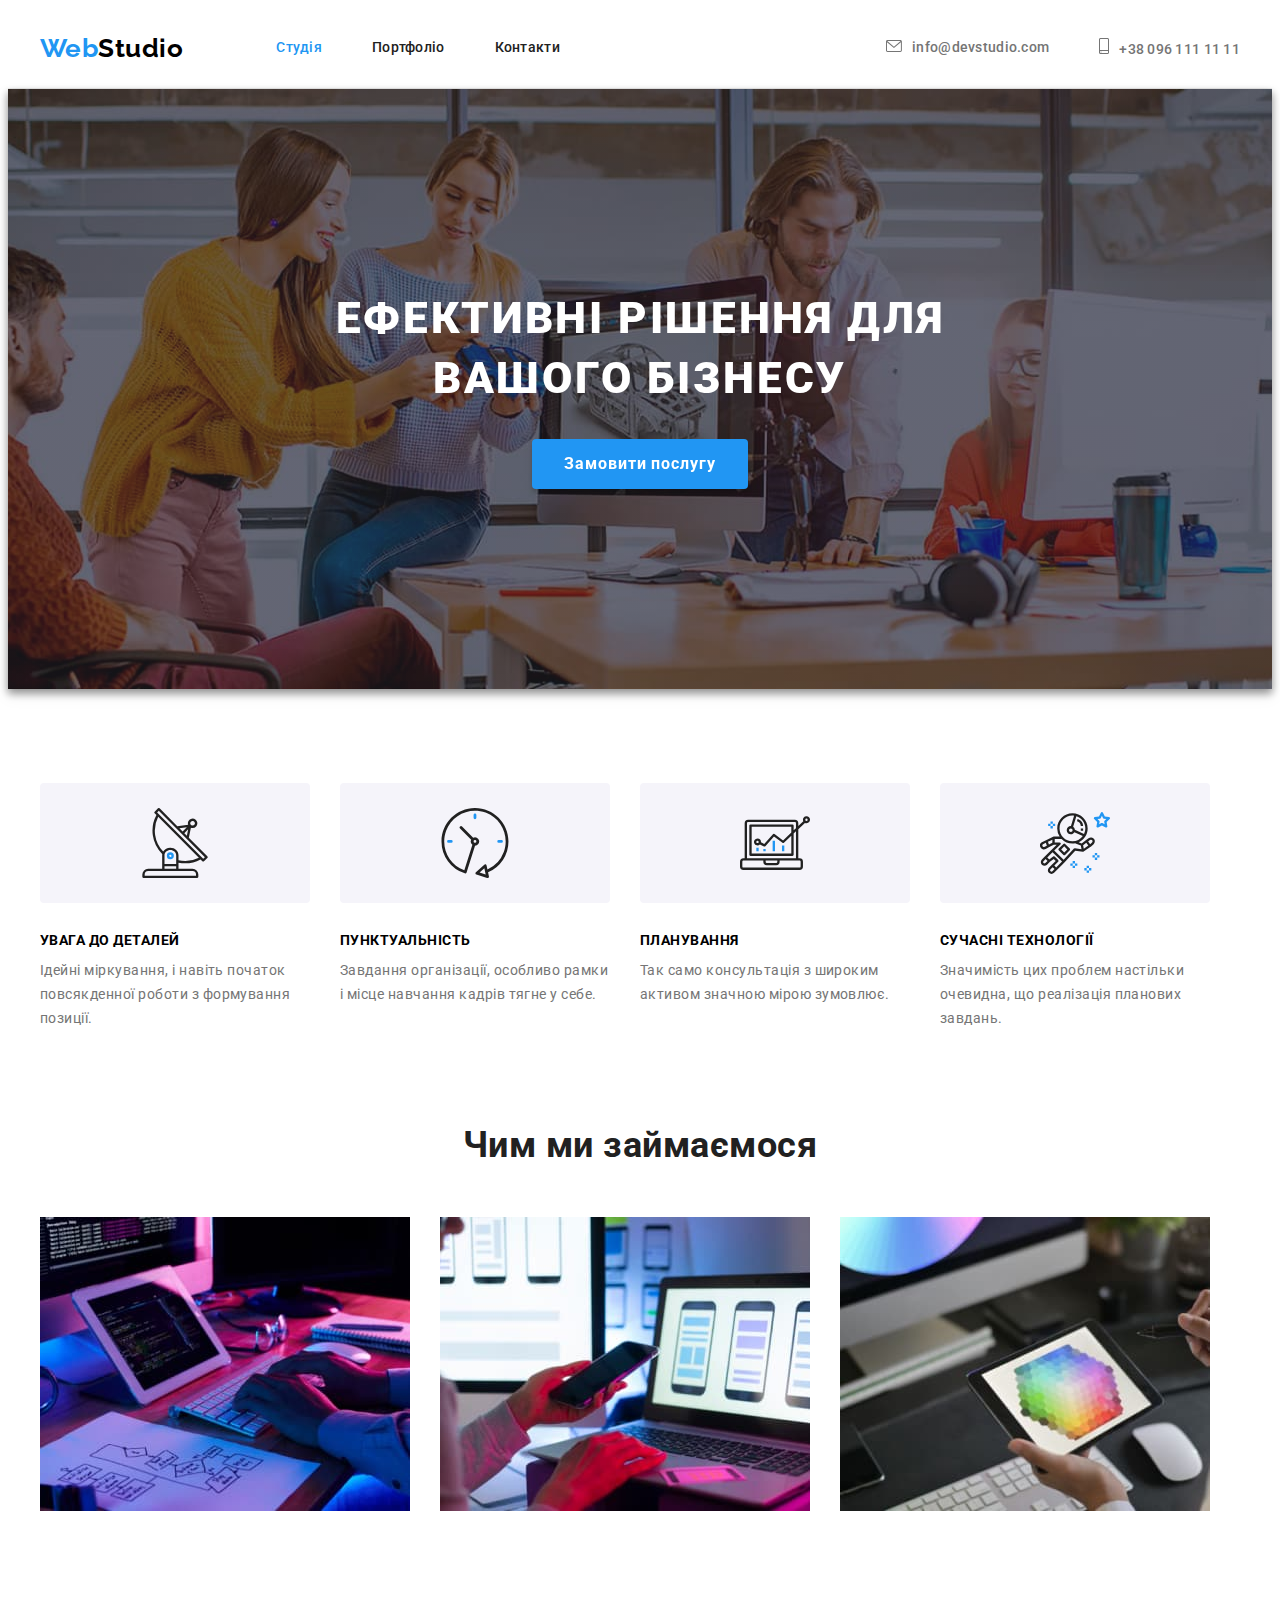
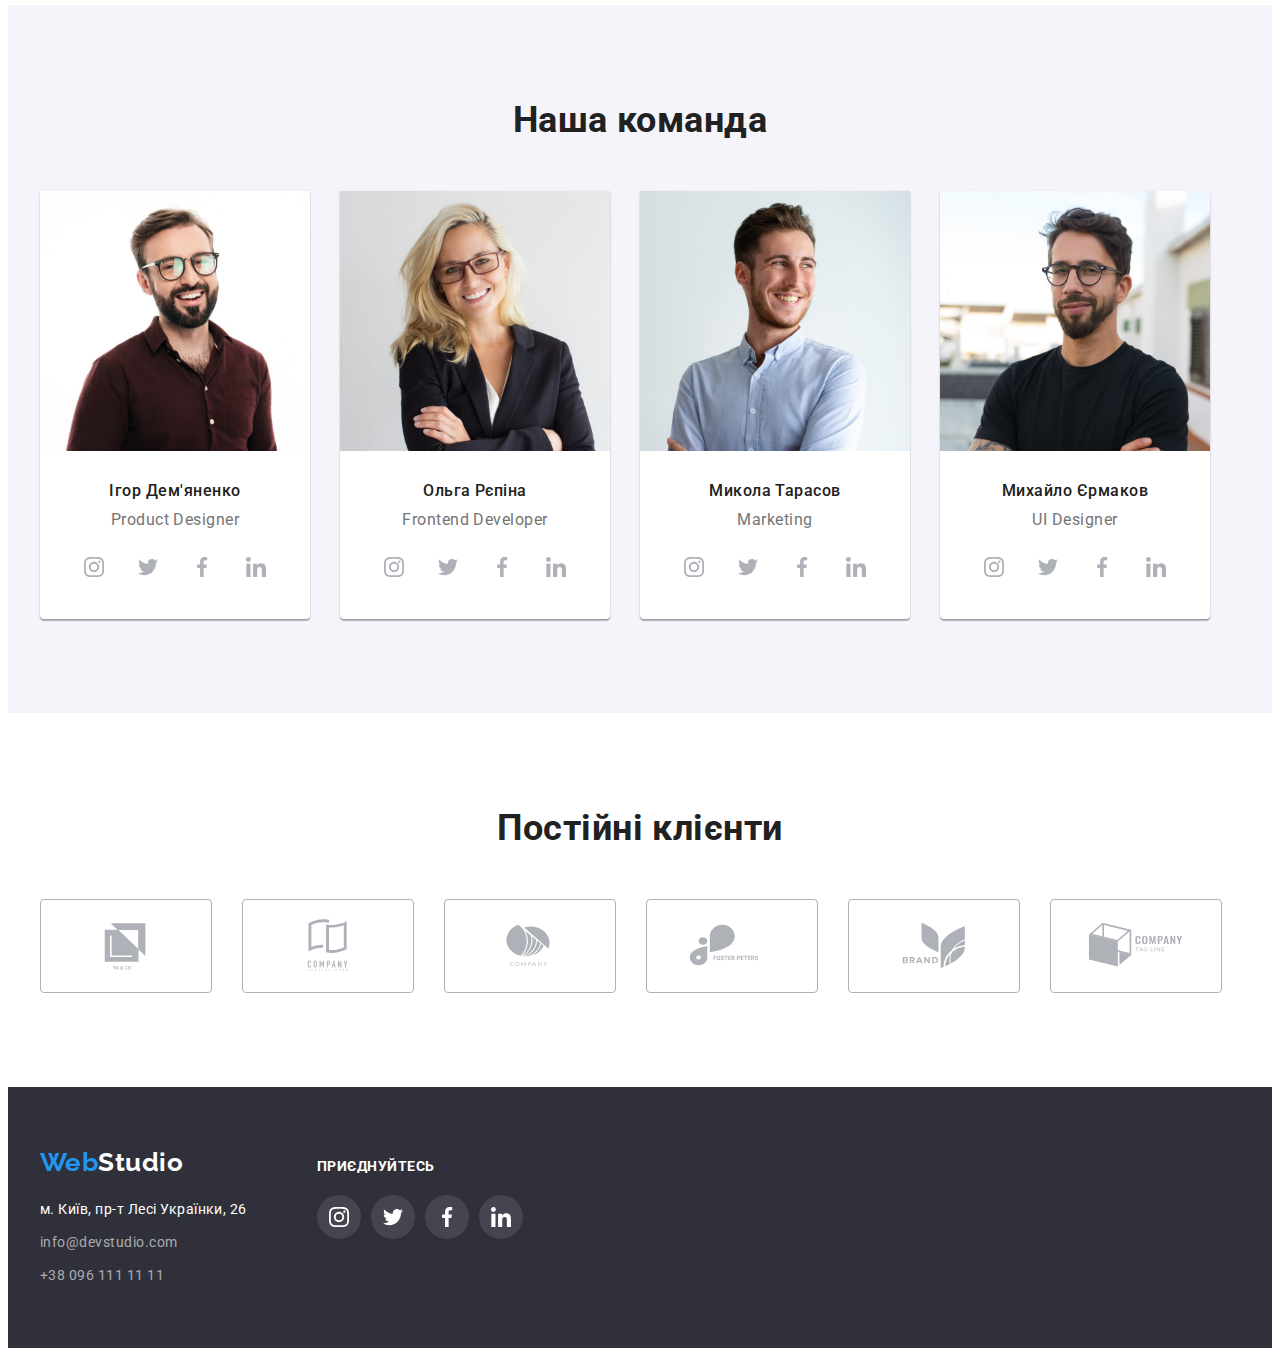
<file: index.html>
<!DOCTYPE html>
<html lang="uk">
  <head>
    <meta charset="UTF-8" />
    <meta http-equiv="X-UA-Compatible" content="IE=edge" />
    <meta name="viewport" content="width=device-width, initial-scale=1.0" />
    <title>Document</title>
    <link rel="preconnect" href="https://fonts.googleapis.com" />
    <link rel="preconnect" href="https://fonts.gstatic.com" crossorigin />
    <link
      href="https://fonts.googleapis.com/css2?family=Raleway:wght@700&family=Roboto:wght@400;500;700;900&display=swap"
      rel="stylesheet"
    />
    <link
      rel="stylesheet"
      href="https://cdnjs.cloudflare.com/ajax/libs/modern-normalize/1.1.0/modern-normalize.min.css"
      integrity="sha512-wpPYUAdjBVSE4KJnH1VR1HeZfpl1ub8YT/NKx4PuQ5NmX2tKuGu6U/JRp5y+Y8XG2tV+wKQpNHVUX03MfMFn9Q=="
      crossorigin="anonymous"
      referrerpolicy="no-referrer"
    />
    <link rel="stylesheet" href="./css/styles.css" />
  </head>
  <body>
    <!--Шапка сайту-->

    <header class="header">
      <div class="main-nav container">
        <nav class="nav">
          <a href="./index.html" class="logo link">
            Web<span class="logo-header">Studio</span>
          </a>

          <ul class="site-nav list">
            <li class="item">
              <a href="./index.html" class="link current">Студія</a>
            </li>
            <li class="item">
              <a href="./portfolio.html" class="link">Портфоліо</a>
            </li>
            <li class="item"><a href="" class="link">Контакти</a></li>
          </ul>
        </nav>
        <ul class="contacts list">
          <li class="header-mail item">
            <a href="mailto:info@devstudio.com" class="link"
              ><svg class="mail-icon" width="16" height="12">
                <use href="./images/icons.svg#icon-envelope"></use></svg
              >info@devstudio.com</a
            >
          </li>
          <li class="header-tel item">
            <a href="tel:+380961111111" class="link"
              ><svg class="phone-icon" width="10" height="16">
                <use href="./images/icons.svg#icon-smartphone"></use></svg
              >+38 096 111 11 11</a
            >
          </li>
        </ul>
      </div>
    </header>

    <main>
      <!--Герой-->
      <div>
        <section class="hero">
          <h1 class="hero-title">Ефективні рішення для вашого бізнесу</h1>
          <button type="button" class="hero-btn btn">Замовити послугу</button>
        </section>
      </div>

      <!--Особливості-->

      <section class="section features">
        <div class="container">
          <h2 class="section-title visually-hidden">Особливості</h2>
          <ul class="features-list list">
            <li class="features-item">
              <div class="features-pic">
                <svg class="features-icon" width="70" height="70">
                  <use href="./images/icons.svg#icon-antenna"></use>
                </svg>
              </div>
              <h3 class="features-title">Увага до деталей</h3>
              <p class="features-desc">
                Ідейні міркування, і навіть початок повсякденної роботи з
                формування позиції.
              </p>
            </li>
            <li class="features-item">
              <div class="features-pic">
                <svg class="features-icon" width="70" height="70">
                  <use href="./images/icons.svg#icon-clock"></use>
                </svg>
              </div>
              <h3 class="features-title">Пунктуальність</h3>
              <p class="features-desc">
                Завдання організації, особливо рамки і місце навчання кадрів
                тягне у себе.
              </p>
            </li>
            <li class="features-item">
              <div class="features-pic">
                <svg class="features-icon" width="70" height="70">
                  <use href="./images/icons.svg#icon-diagram"></use>
                </svg>
              </div>
              <h3 class="features-title">Планування</h3>
              <p class="features-desc">
                Так само консультація з широким активом значною мірою зумовлює.
              </p>
            </li>
            <li class="features-item">
              <div class="features-pic">
                <svg class="features-icon" width="70" height="70">
                  <use href="./images/icons.svg#icon-astronaut"></use>
                </svg>
              </div>
              <h3 class="features-title">Сучасні технології</h3>
              <p class="features-desc">
                Значимість цих проблем настільки очевидна, що реалізація
                планових завдань.
              </p>
            </li>
          </ul>
        </div>
      </section>

      <!--Чим ми займаємось-->

      <section class="work section">
        <div class="container">
          <h2 class="section-title">Чим ми займаємося</h2>
          <ul class="work-list list">
            <li class="work-item">
              <a href="" class="work-link"
                ><img
                  src="./images/box1.jpg"
                  alt="ПК"
                  width="370"
                  height="294"
                  class="work-img"
                />
              </a>
            </li>
            <li class="work-item">
              <a href="" class="work-link"
                ><img
                  src="./images/box2.jpg"
                  alt="Смартфон і ПК"
                  width="370"
                  height="294"
                  class="work-img"
                />
              </a>
            </li>
            <li class="work-item">
              <a href="" class="work-link"
                ><img
                  src="./images/box3.jpg"
                  alt="Палітра кольорів на планшеті"
                  width="370"
                  height="294"
                  class="work-img"
                />
              </a>
            </li>
          </ul>
        </div>
      </section>

      <!--Наша команда-->

      <section class="section team">
        <div class="container">
          <h2 class="section-title">Наша команда</h2>
          <ul class="team-list list">
            <li class="team-card">
              <img
                src="./images/teamcard1.jpg"
                alt="Портрет Ігора Дем'яненка"
                width="270"
                height="260"
                class="team-img"
              />
              <div class="team-card-desc">
                <h3 class="team-title">Ігор Дем'яненко</h3>
                <p lang="en" class="team-profession">Product Designer</p>
                <ul class="list socials">
                  <li class="socials-item">
                    <a
                      class="socials-link"
                      href="https://instagram.com"
                      aria-label="Instagram icon"
                      target="_blank"
                      rel="noopener norefferer"
                    >
                      <svg class="socials-icon" width="20" height="20">
                        <use
                          href="./images/icons.svg#icon-instagram"
                        ></use></svg
                    ></a>
                  </li>
                  <li class="socials-item">
                    <a
                      class="socials-link"
                      href="https://twitter.com"
                      aria-label="Twitter icon"
                      target="_blank"
                      rel="noopener norefferer"
                      ><svg class="socials-icon" width="20" height="20">
                        <use href="./images/icons.svg#icon-twitter"></use></svg
                    ></a>
                  </li>
                  <li class="socials-item">
                    <a
                      class="socials-link"
                      href="https://facebook.com"
                      aria-label="Facebook icon"
                      target="_blank"
                      rel="noopener norefferer"
                      ><svg class="socials-icon" width="20" height="20">
                        <use href="./images/icons.svg#icon-facebook"></use></svg
                    ></a>
                  </li>
                  <li class="socials-item">
                    <a
                      class="socials-link"
                      href="https://linkedin.com"
                      aria-label="Linkedin icon"
                      target="_blank"
                      rel="noopener norefferer"
                      ><svg class="socials-icon" width="20" height="20">
                        <use href="./images/icons.svg#icon-linkedin"></use></svg
                    ></a>
                  </li>
                </ul>
              </div>
            </li>
            <li class="team-card">
              <img
                src="./images/teamcard2.jpg"
                alt="Портрет Ольги Рєпіної"
                width="270"
                height="260"
                class="team-img"
              />
              <div class="team-card-desc">
                <h3 class="team-title">Ольга Рєпіна</h3>
                <p lang="en" class="team-profession">Frontend Developer</p>
                <ul class="list socials">
                  <li class="socials-item">
                    <a
                      class="socials-link"
                      href="https://instagram.com"
                      aria-label="Instagram icon"
                      target="_blank"
                      rel="noopener norefferer"
                    >
                      <svg class="socials-icon" width="20" height="20">
                        <use
                          href="./images/icons.svg#icon-instagram"
                        ></use></svg
                    ></a>
                  </li>
                  <li class="socials-item">
                    <a
                      class="socials-link"
                      href="https://twitter.com"
                      aria-label="Twitter icon"
                      target="_blank"
                      rel="noopener norefferer"
                      ><svg class="socials-icon" width="20" height="20">
                        <use href="./images/icons.svg#icon-twitter"></use></svg
                    ></a>
                  </li>
                  <li class="socials-item">
                    <a
                      class="socials-link"
                      href="https://facebook.com"
                      aria-label="Facebook icon"
                      target="_blank"
                      rel="noopener norefferer"
                      ><svg class="socials-icon" width="20" height="20">
                        <use href="./images/icons.svg#icon-facebook"></use></svg
                    ></a>
                  </li>
                  <li class="socials-item">
                    <a
                      class="socials-link"
                      href="https://linkedin.com"
                      aria-label="Linkedin icon"
                      target="_blank"
                      rel="noopener norefferer"
                      ><svg class="socials-icon" width="20" height="20">
                        <use href="./images/icons.svg#icon-linkedin"></use></svg
                    ></a>
                  </li>
                </ul>
              </div>
            </li>
            <li class="team-card">
              <img
                src="./images/teamcard3.jpg"
                alt="Портрет Миколи Тарасова"
                width="270"
                height="260"
                class="team-img"
              />
              <div class="team-card-desc">
                <h3 class="team-title">Микола Тарасов</h3>
                <p lang="en" class="team-profession">Marketing</p>
                <ul class="list socials">
                  <li class="socials-item">
                    <a
                      class="socials-link"
                      href="https://instagram.com"
                      aria-label="Instagram icon"
                      target="_blank"
                      rel="noopener norefferer"
                    >
                      <svg class="socials-icon" width="20" height="20">
                        <use
                          href="./images/icons.svg#icon-instagram"
                        ></use></svg
                    ></a>
                  </li>
                  <li class="socials-item">
                    <a
                      class="socials-link"
                      href="https://twitter.com"
                      aria-label="Twitter icon"
                      target="_blank"
                      rel="noopener norefferer"
                      ><svg class="socials-icon" width="20" height="20">
                        <use href="./images/icons.svg#icon-twitter"></use></svg
                    ></a>
                  </li>
                  <li class="socials-item">
                    <a
                      class="socials-link"
                      href="https://facebook.com"
                      aria-label="Facebook icon"
                      target="_blank"
                      rel="noopener norefferer"
                      ><svg class="socials-icon" width="20" height="20">
                        <use href="./images/icons.svg#icon-facebook"></use></svg
                    ></a>
                  </li>
                  <li class="socials-item">
                    <a
                      class="socials-link"
                      href="https://linkedin.com"
                      aria-label="Linkedin icon"
                      target="_blank"
                      rel="noopener norefferer"
                      ><svg class="socials-icon" width="20" height="20">
                        <use href="./images/icons.svg#icon-linkedin"></use></svg
                    ></a>
                  </li>
                </ul>
              </div>
            </li>
            <li class="team-card">
              <img
                src="./images/teamcard4.jpg"
                alt="Портрет Михайла Єрмакова"
                width="270"
                height="260"
                class="team-img"
              />
              <div class="team-card-desc">
                <h3 class="team-title">Михайло Єрмаков</h3>
                <p lang="en" class="team-profession">UI Designer</p>
                <ul class="list socials">
                  <li class="socials-item">
                    <a
                      class="socials-link"
                      href="https://instagram.com"
                      aria-label="Instagram icon"
                      target="_blank"
                      rel="noopener norefferer"
                    >
                      <svg class="socials-icon" width="20" height="20">
                        <use
                          href="./images/icons.svg#icon-instagram"
                        ></use></svg
                    ></a>
                  </li>
                  <li class="socials-item">
                    <a
                      class="socials-link"
                      href="https://twitter.com"
                      aria-label="Twitter icon"
                      target="_blank"
                      rel="noopener norefferer"
                      ><svg class="socials-icon" width="20" height="20">
                        <use href="./images/icons.svg#icon-twitter"></use></svg
                    ></a>
                  </li>
                  <li class="socials-item">
                    <a
                      class="socials-link"
                      href="https://facebook.com"
                      aria-label="Facebook icon"
                      target="_blank"
                      rel="noopener norefferer"
                      ><svg class="socials-icon" width="20" height="20">
                        <use href="./images/icons.svg#icon-facebook"></use></svg
                    ></a>
                  </li>
                  <li class="socials-item">
                    <a
                      class="socials-link"
                      href="https://linkedin.com"
                      aria-label="Linkedin icon"
                      target="_blank"
                      rel="noopener norefferer"
                      ><svg class="socials-icon" width="20" height="20">
                        <use href="./images/icons.svg#icon-linkedin"></use></svg
                    ></a>
                  </li>
                </ul>
              </div>
            </li>
          </ul>
        </div>
      </section>
    </main>

    <!--Постійні клієнти-->

    <section class="section clients">
      <div class="container">
        <h2 class="section-title">Постійні клієнти</h2>
        <ul class="clients-list list">
          <li class="client-item">
            <a class="client-link link" href=""
              ><svg class="client-icon" width="106" height="60">
                <use href="./images/icons.svg#icon-client1"></use></svg
            ></a>
          </li>
          <li class="client-item">
            <a class="client-link link" href=""
              ><svg class="client-icon" width="106" height="60">
                <use href="./images/icons.svg#icon-client2"></use></svg
            ></a>
          </li>
          <li class="client-item">
            <a class="client-link link" href=""
              ><svg class="client-icon" width="106" height="60">
                <use href="./images/icons.svg#icon-client3"></use></svg
            ></a>
          </li>
          <li class="client-item">
            <a class="client-link link" href=""
              ><svg class="client-icon" width="106" height="60">
                <use href="./images/icons.svg#icon-client4"></use></svg
            ></a>
          </li>
          <li class="client-item">
            <a class="client-link link" href=""
              ><svg class="client-icon" width="106" height="60">
                <use href="./images/icons.svg#icon-client5"></use></svg
            ></a>
          </li>
          <li class="client-item">
            <a class="client-link link" href=""
              ><svg class="client-icon" width="106" height="60">
                <use href="./images/icons.svg#icon-client6"></use></svg
            ></a>
          </li>
        </ul>
      </div>
    </section>

    <!--Підвал-->

    <footer class="footer">
      <div class="container footer-container">
        <div class="content1">
          <a href="./index.html" class="logo link"
            >Web<span class="logo-footer">Studio</span>
          </a>
          <address class="footer-address">
            <ul class="list">
              <li class="footer-item">
                <a
                  href="https://goo.gl/maps/9gDY7bxWmbWzGsTu6"
                  class="footer-post link"
                  >м. Київ, пр-т Лесі Українки, 26</a
                ><br />
              </li>

              <li class="footer-item">
                <a href="mailto:info@devstudio.com" class="footer-contact link"
                  >info@devstudio.com</a
                ><br />
              </li>

              <li class="footer-item">
                <a href="tel:+380961111111" class="footer-contact link"
                  >+38 096 111 11 11</a
                >
              </li>
            </ul>
          </address>
        </div>
        <div class="content2">
          <p class="text">Приєднуйтесь</p>
          <ul class="list socials">
            <li class="socials-item">
              <a
                class="socials-link"
                href="https://instagram.com"
                aria-label="Instagram icon"
                target="_blank"
                rel="noopener norefferer"
              >
                <svg class="socials-icon" width="20" height="20">
                  <use href="./images/icons.svg#icon-instagram"></use></svg
              ></a>
            </li>
            <li class="socials-item">
              <a
                class="socials-link"
                href="https://twitter.com"
                aria-label="Twitter icon"
                target="_blank"
                rel="noopener norefferer"
                ><svg class="socials-icon" width="20" height="20">
                  <use href="./images/icons.svg#icon-twitter"></use></svg
              ></a>
            </li>
            <li class="socials-item">
              <a
                class="socials-link"
                href="https://facebook.com"
                aria-label="Facebook icon"
                target="_blank"
                rel="noopener norefferer"
                ><svg class="socials-icon" width="20" height="20">
                  <use href="./images/icons.svg#icon-facebook"></use></svg
              ></a>
            </li>
            <li class="socials-item">
              <a
                class="socials-link"
                href="https://linkedin.com"
                aria-label="Linkedin icon"
                target="_blank"
                rel="noopener norefferer"
                ><svg class="socials-icon" width="20" height="20">
                  <use href="./images/icons.svg#icon-linkedin"></use></svg
              ></a>
            </li>
          </ul>
        </div>
      </div>
    </footer>
  </body>
</html>
</file>
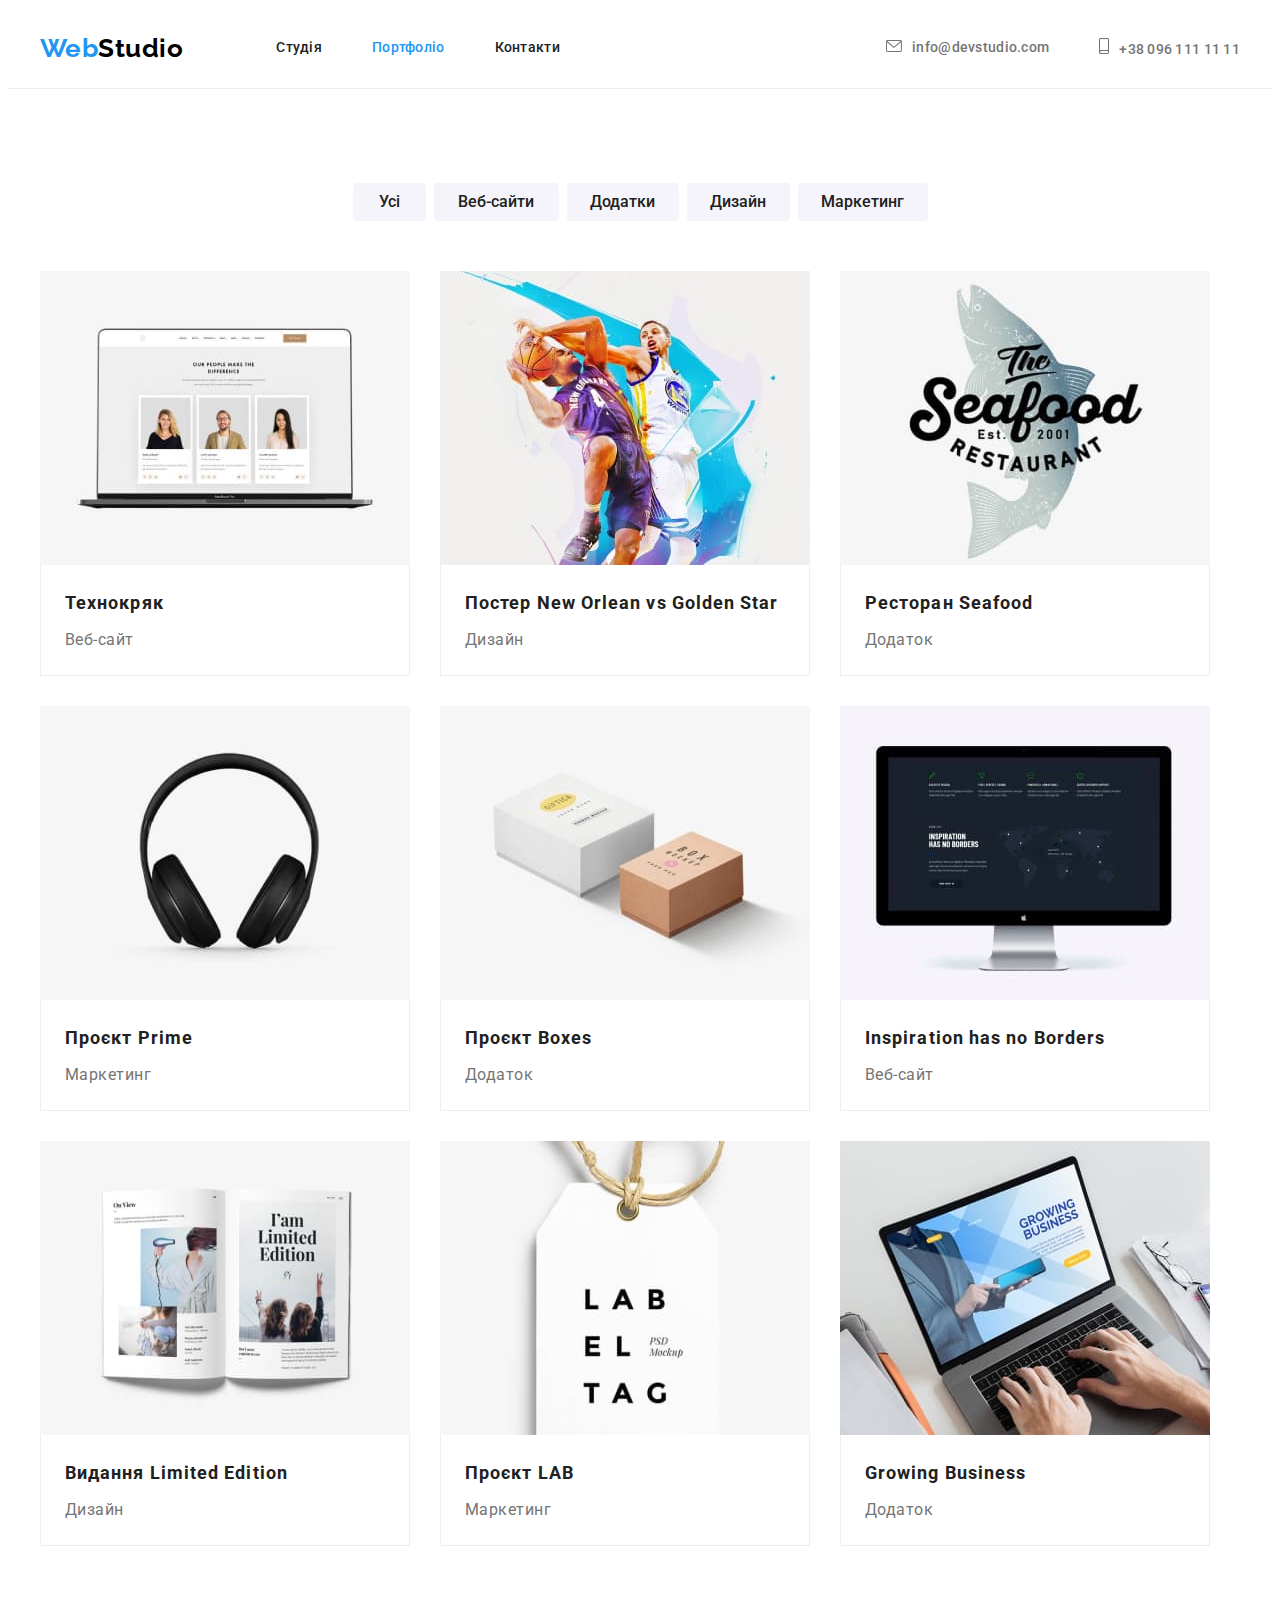
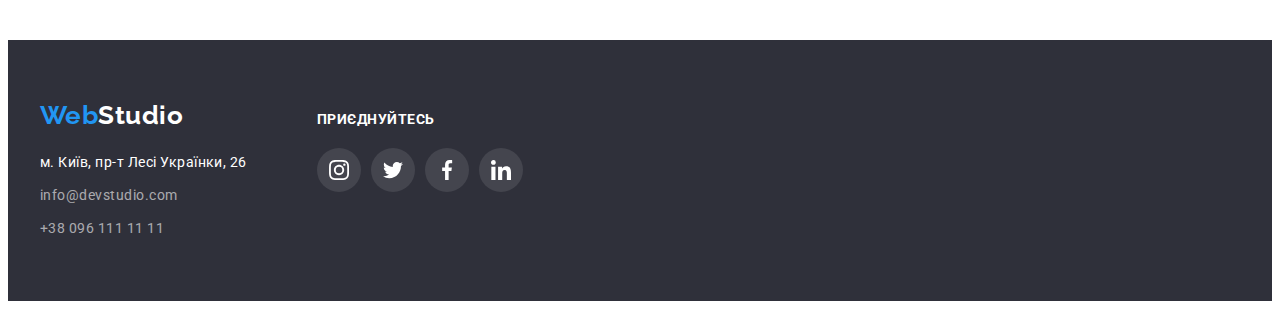
<file: portfolio.html>
<!DOCTYPE html>
<html lang="uk">
  <head>
    <meta charset="UTF-8" />
    <meta http-equiv="X-UA-Compatible" content="IE=edge" />
    <meta name="viewport" content="width=device-width, initial-scale=1.0" />
    <title>Document</title>
    <link rel="preconnect" href="https://fonts.googleapis.com" />
    <link rel="preconnect" href="https://fonts.gstatic.com" crossorigin />
    <link
      href="https://fonts.googleapis.com/css2?family=Raleway:wght@700&family=Roboto:wght@400;500;700;900&display=swap"
      rel="stylesheet"
    />
    <link
      rel="stylesheet"
      href="https://cdnjs.cloudflare.com/ajax/libs/modern-normalize/1.1.0/modern-normalize.min.css"
      integrity="sha512-wpPYUAdjBVSE4KJnH1VR1HeZfpl1ub8YT/NKx4PuQ5NmX2tKuGu6U/JRp5y+Y8XG2tV+wKQpNHVUX03MfMFn9Q=="
      crossorigin="anonymous"
      referrerpolicy="no-referrer"
    />
    <link rel="stylesheet" href="./css/styles.css" />
  </head>
  <body>
    <!--Шапка сайту-->

    <header class="header">
      <div class="main-nav container">
        <nav class="nav">
          <a href="./index.html" class="logo link">
            Web<span class="logo-header">Studio</span>
          </a>

          <ul class="site-nav list">
            <li class="item">
              <a href="./index.html" class="link">Студія</a>
            </li>
            <li class="item">
              <a href="./portfolio.html" class="link current">Портфоліо</a>
            </li>
            <li class="item"><a href="" class="link">Контакти</a></li>
          </ul>
        </nav>
        <ul class="contacts list">
          <li class="header-mail item">
            <a href="mailto:info@devstudio.com" class="link"
              ><svg class="mail-icon" width="16" height="12">
                <use href="./images/icons.svg#icon-envelope"></use></svg
              >info@devstudio.com</a
            >
          </li>
          <li class="header-tel item">
            <a href="tel:+380961111111" class="link"
              ><svg class="phone-icon" width="10" height="16">
                <use href="./images/icons.svg#icon-smartphone"></use></svg
              >+38 096 111 11 11</a
            >
          </li>
        </ul>
      </div>
    </header>

    <!--Портфоліо-->

    <main>
      <h1 class="visually-hidden">Портфоліо студії</h1>
      <section class="gallery section">
        <div class="container">
          <h2 class="visually-hidden">Галерея проєктів</h2>
          <ul class="filter-list list">
            <li class="filter-item">
              <button type="button" class="filter-btn btn all">Усі</button>
            </li>
            <li class="filter-item">
              <button type="button" class="filter-btn btn sites">
                Веб-сайти
              </button>
            </li>
            <li class="filter-item">
              <button type="button" class="filter-btn btn apps">Додатки</button>
            </li>
            <li class="filter-item">
              <button type="button" class="filter-btn btn design">
                Дизайн
              </button>
            </li>
            <li class="filter-item">
              <button type="button" class="filter-btn btn marketing">
                Маркетинг
              </button>
            </li>
          </ul>

          <ul class="projects-list list">
            <li class="project-item">
              <a href="" class="project-link link">
                <img
                  src="./images/project1.jpg"
                  alt="Зображення проєкту"
                  width="370"
                  height="294"
                  class="project-img"
                />
                <div class="project-text">
                  <h3 class="project-title">Технокряк</h3>
                  <p class="project-desc">Веб-сайт</p>
                </div></a
              >
            </li>
            <li class="project-item">
              <a href="" class="project-link link">
                <img
                  src="./images/project2.jpg"
                  alt="Зображення проєкту"
                  width="370"
                  height="294"
                  class="project-img"
                />
                <div class="project-text">
                  <h3 class="project-title">
                    Постер <span lang="en">New Orlean vs Golden Star</span>
                  </h3>
                  <p class="project-desc">Дизайн</p>
                </div></a
              >
            </li>
            <li class="project-item">
              <a href="" class="project-link link">
                <img
                  src="./images/project3.jpg"
                  alt="Зображення проєкту"
                  width="370"
                  height="294"
                  class="project-img"
                />
                <div class="project-text">
                  <h3 class="project-title">
                    Ресторан <span lang="en">Seafood</span>
                  </h3>
                  <p class="project-desc">Додаток</p>
                </div></a
              >
            </li>
            <li class="project-item">
              <a href="" class="project-link link"
                ><img
                  src="./images/project4.jpg"
                  alt="Зображення проєкту"
                  width="370"
                  height="294"
                  class="project-img"
                />
                <div class="project-text">
                  <h3 class="project-title">
                    Проєкт <span lang="en">Prime</span>
                  </h3>
                  <p class="project-desc">Маркетинг</p>
                </div></a
              >
            </li>
            <li class="project-item">
              <a href="" class="project-link link">
                <img
                  src="./images/project5.jpg"
                  alt="Зображення проєкту"
                  width="370"
                  height="294"
                  class="project-img"
                />
                <div class="project-text">
                  <h3 class="project-title">
                    Проєкт <span lang="en">Boxes</span>
                  </h3>
                  <p class="project-desc">Додаток</p>
                </div></a
              >
            </li>
            <li class="project-item">
              <a href="" class="project-link link">
                <img
                  src="./images/project6.jpg"
                  alt="Зображення проєкту"
                  width="370"
                  height="294"
                  class="project-img"
                />
                <div class="project-text">
                  <h3 lang="en" class="project-title">
                    Inspiration has no Borders
                  </h3>
                  <p class="project-desc">Веб-сайт</p>
                </div></a
              >
            </li>
            <li class="project-item">
              <a href="" class="project-link link"
                ><img
                  src="./images/project7.jpg"
                  alt="Зображення проєкту"
                  width="370"
                  height="294"
                  class="project-img"
                />
                <div class="project-text">
                  <h3 class="project-title">
                    Видання <span lang="en">Limited Edition</span>
                  </h3>
                  <p class="project-desc">Дизайн</p>
                </div></a
              >
            </li>
            <li class="project-item">
              <a href="" class="project-link link"
                ><img
                  src="./images/project8.jpg"
                  alt="Зображення проєкту"
                  width="370"
                  height="294"
                  class="project-img"
                />
                <div class="project-text">
                  <h3 class="project-title">Проєкт LAB</h3>
                  <p class="project-desc">Маркетинг</p>
                </div></a
              >
            </li>
            <li class="project-item">
              <a href="" class="project-link link">
                <img
                  src="./images/project9.jpg"
                  alt="Зображення проєкту"
                  width="370"
                  height="294"
                  class="project-img"
                />
                <div class="project-text">
                  <h3 lang="en" class="project-title">Growing Business</h3>
                  <p class="project-desc">Додаток</p>
                </div></a
              >
            </li>
          </ul>
        </div>
      </section>
    </main>

    <!--Підвал-->

    <footer class="footer">
      <div class="container footer-container">
        <div class="content1">
          <a href="./index.html" class="logo link"
            >Web<span class="logo-footer">Studio</span>
          </a>
          <address class="footer-address">
            <ul class="list">
              <li class="footer-item">
                <a
                  href="https://goo.gl/maps/9gDY7bxWmbWzGsTu6"
                  class="footer-post link"
                  >м. Київ, пр-т Лесі Українки, 26</a
                ><br />
              </li>

              <li class="footer-item">
                <a href="mailto:info@devstudio.com" class="footer-contact link"
                  >info@devstudio.com</a
                ><br />
              </li>

              <li class="footer-item">
                <a href="tel:+380961111111" class="footer-contact link"
                  >+38 096 111 11 11</a
                >
              </li>
            </ul>
          </address>
        </div>
        <div class="content2">
          <p class="text">Приєднуйтесь</p>
          <ul class="list socials">
            <li class="socials-item">
              <a
                class="socials-link"
                href="https://instagram.com"
                aria-label="Instagram icon"
                target="_blank"
                rel="noopener norefferer"
              >
                <svg class="socials-icon" width="20" height="20">
                  <use href="./images/icons.svg#icon-instagram"></use></svg
              ></a>
            </li>
            <li class="socials-item">
              <a
                class="socials-link"
                href="https://twitter.com"
                aria-label="Twitter icon"
                target="_blank"
                rel="noopener norefferer"
                ><svg class="socials-icon" width="20" height="20">
                  <use href="./images/icons.svg#icon-twitter"></use></svg
              ></a>
            </li>
            <li class="socials-item">
              <a
                class="socials-link"
                href="https://facebook.com"
                aria-label="Facebook icon"
                target="_blank"
                rel="noopener norefferer"
                ><svg class="socials-icon" width="20" height="20">
                  <use href="./images/icons.svg#icon-facebook"></use></svg
              ></a>
            </li>
            <li class="socials-item">
              <a
                class="socials-link"
                href="https://linkedin.com"
                aria-label="Linkedin icon"
                target="_blank"
                rel="noopener norefferer"
                ><svg class="socials-icon" width="20" height="20">
                  <use href="./images/icons.svg#icon-linkedin"></use></svg
              ></a>
            </li>
          </ul>
        </div>
      </div>
    </footer>
  </body>
</html>
</file>
<file: css/styles.css>
:root {
  --primary-text-color: #212121;
  --secondary-text-color: #757575;
  --accent-color: #2196f3;
  --logo-color: #000000;
  --footer-contact-color: rgba(255, 255, 255, 0.6);
  --primary-bgc: #ffffff;
  --secondary-bgc: #f5f4fa;
  --hero-bgc: #2f303a;
  --footer-bgc: #2f303a;
  --hero-btn-active-color: #188ce8;
  --icon-color: #afb1b8;
}

body {
  background-color: var(--primary-bgc);
  font-family: "Roboto", sans-serif;
  letter-spacing: 0.03em;
}

/*--------reset-----------*/
h1,
h2,
h3,
h4,
h5,
h6,
p {
  margin: 0;
}
.link {
  text-decoration: none;
}
.list {
  list-style: none;
  margin: 0;
  padding: 0;
}

img {
  display: block;
}

.btn {
  font-family: inherit;
  cursor: pointer;
  border: none;
  text-align: center;
  border-radius: 4px;
}

.visually-hidden {
  position: absolute;
  white-space: nowrap;
  width: 1px;
  height: 1px;
  overflow: hidden;
  border: 0;
  padding: 0;
  clip: rect(0 0 0 0);
  clip-path: inset(50%);
  margin: -1px;
}

.container {
  width: 1200px;
  padding-right: 15px;
  padding-left: 15px;
  margin-right: auto;
  margin-left: auto;
}

/*---------------site nav---------------*/
.header {
  border-bottom: 1px solid #ececec;
}

.main-nav {
  display: flex;
  align-items: center;
}

.nav {
  display: flex;
  align-items: center;
}
.logo {
  font-family: "Raleway", sans-serif;
  font-weight: 700;
  font-size: 26px;
  line-height: 1.19;
  color: var(--accent-color);
}

.logo-header {
  color: var(--logo-color);
}
.site-nav {
  display: flex;
  margin-left: 93px;
}

.site-nav .item:not(last-child) {
  margin-right: 50px;
}
.site-nav .link {
  display: block;
  padding-top: 32px;
  padding-bottom: 32px;
  font-weight: 500;
  font-size: 14px;
  line-height: 1.14;
  letter-spacing: 0.02em;
  color: var(--primary-text-color);
}

.site-nav .link.current {
  color: var(--accent-color);
}

.site-nav .link:hover,
.site-nav .link:focus {
  color: var(--accent-color);
}

.contacts {
  display: flex;
  margin-left: auto;
  align-items: center;
}
.contacts .item + .item {
  margin-left: 50px;
}
.contacts .link {
  display: flex;
  align-items: baseline;
  gap: 10px;
  font-weight: 500;
  font-size: 14px;
  line-height: 1.14;
  letter-spacing: 0.02em;
  color: var(--secondary-text-color);
}

.contacts .link:hover,
.contacts .link:focus {
  color: var(--accent-color);
}
.mail-icon,
.phone-icon {
  fill: currentColor;
}

/*-----------------hero--------------*/

.hero {
  padding-top: 200px;
  padding-bottom: 200px;
  max-width: 1600px;
  max-height: 600px;
  margin-left: auto;
  margin-right: auto;
  background-color: var(--hero-bgc);
  background-image: linear-gradient(
      rgba(47, 48, 58, 0.4),
      rgba(47, 48, 58, 0.4)
    ),
    url(../images/hero.jpg);
  background-repeat: no-repeat;
  background-position: center;
  background-size: cover;
  filter: drop-shadow(0px 4px 4px rgba(0, 0, 0, 0.25))
    drop-shadow(0px 4px 4px rgba(0, 0, 0, 0.25));
}

.hero-title {
  margin-bottom: 30px;
  margin-left: auto;
  margin-right: auto;
  width: 696px;
  font-weight: 900;
  font-size: 44px;
  line-height: 1.36;
  letter-spacing: 0.06em;
  text-align: center;
  text-transform: uppercase;
  color: var(--primary-bgc);
}
.hero-btn {
  padding: 10px 32px;
  margin-left: auto;
  margin-right: auto;
  min-width: 216px;
  min-height: 50px;
  font-weight: 700;
  font-size: 16px;
  line-height: 1.88;
  display: flex;
  align-items: center;
  letter-spacing: 0.06em;
  background-color: var(--accent-color);
  color: var(--primary-bgc);
  box-shadow: 0px 4px 4px rgba(0, 0, 0, 0.15);
}
.hero-btn:hover,
.hero-btn:focus {
  background: var(--hero-btn-active-color);
}

/*-------------Section--------------*/
.section {
  padding-top: 94px;
  padding-bottom: 94px;
}

.section-title {
  margin-bottom: 50px;

  font-size: 36px;
  line-height: 1.17;
  text-align: center;
  color: var(--primary-text-color);
}

/*---------------Особливості---------------*/
.features {
  padding-bottom: 0;
}

.features-list {
  display: flex;
}

.features-item {
  width: 270px;
}

.features-item:not(:last-child) {
  margin-right: 30px;
}
.features-pic {
  display: flex;
  justify-content: center;
  align-items: center;
  height: 120px;
  margin-bottom: 30px;
  background: var(--secondary-bgc);
  border-radius: 4px;
}

.features-title {
  margin-bottom: 10px;

  font-size: 14px;
  line-height: 1.14;
  text-transform: uppercase;
}
.features-desc {
  font-size: 14px;
  line-height: 1.71;
  color: var(--secondary-text-color);
}

/*--------------Чим ми займаємось------------------*/

.work-list {
  display: flex;
}

.work-item:not(:last-child) {
  margin-right: 30px;
}

/*--------------------Наша команда-----------------*/
.team {
  background-color: var(--secondary-bgc);
}

.team-list {
  display: flex;
}
.team-card {
  padding-bottom: 30px;
  width: 270px;
  background-color: var(--primary-bgc);
  box-shadow: 0px 1px 3px rgba(0, 0, 0, 0.12), 0px 1px 1px rgba(0, 0, 0, 0.14),
    0px 2px 1px rgba(0, 0, 0, 0.2);
  border-radius: 0px 0px 4px 4px;
}

.team-card:not(:last-child) {
  margin-right: 30px;
}

.team-card-desc {
  padding: 30px 0 0;
}

.team-title {
  margin-bottom: 10px;
  font-weight: 500;
  font-size: 16px;
  line-height: 1.19;
  text-align: center;
  color: var(--primary-text-color);
}
.team-profession {
  margin-bottom: 16px;
  font-size: 16px;
  line-height: 1.19;
  text-align: center;
  color: var(--secondary-text-color);
}
.socials {
  display: flex;
  justify-content: center;
  align-items: center;
  gap: 10px;
}
.socials-link {
  display: flex;
  justify-content: center;
  align-items: center;
  width: 44px;
  height: 44px;
  border-radius: 50%;
  color: var(--icon-color);
}

.socials-link:hover,
.socials-link:focus {
  background-color: var(--accent-color);
  color: var(--primary-bgc);
}
.socials-icon {
  fill: currentColor;
}

/*--------------------Постійні клієнти-----------------*/

.clients-list {
  display: flex;
}

.client-link {
  display: flex;
  justify-content: center;
  align-items: center;
  width: 170px;
  height: 92px;
  border: 1px solid #afb1b8;
  border-radius: 4px;
  color: var(--icon-color);
}
.client-item:not(last-child) {
  margin-right: 30px;
}

.client-link:hover,
.client-link:focus {
  border-color: var(--accent-color);
  color: var(--accent-color);
}

.client-icon {
  fill: currentColor;
}

/*---------------------Підвал----------------*/

.footer {
  padding-top: 60px;
  padding-bottom: 60px;
  background-color: var(--footer-bgc);
}
.footer-container {
  display: flex;
  gap: 70px;
  align-items: baseline;
}
.logo-footer {
  color: var(--primary-bgc);
}
.footer-address {
  margin-top: 20px;
  font-style: normal;
  font-size: 14px;
  line-height: 1.71;
}
.footer-item:not(:last-child) {
  margin-bottom: 9px;
}
.footer-post {
  color: var(--primary-bgc);
}
.footer-contact {
  color: var(--footer-contact-color);
}

.footer-post:hover,
.footer-post:focus,
.footer-contact:hover,
.footer-contact:focus {
  color: var(--accent-color);
}
.footer .text {
  margin-bottom: 20px;
  font-weight: 700;
  font-size: 14px;
  line-height: 1.14;
  text-transform: uppercase;

  color: var(--primary-bgc);
}
.footer .socials-link {
  background-color: rgba(255, 255, 255, 0.1);
  color: var(--primary-bgc);
}
.footer .socials-link:hover,
.footer .socials-link:focus {
  background-color: var(--accent-color);
}

/*---------------Сторінка Портфоліо-----------------*/

/*-------------------Фільтр---------------------*/
.filter-list {
  display: flex;
  padding-bottom: 16px;
  margin-bottom: 34px;
  justify-content: center;
}
.filter-item:not(:last-child) {
  margin-right: 8px;
}
.filter-btn {
  min-height: 38px;
  font-weight: 500;
  font-size: 16px;
  line-height: 1.62;
  color: var(--primary-text-color);
  background: var(--secondary-bgc);
}

.filter-btn:hover,
.filter-btn:focus {
  background-color: var(--accent-color);
  color: var(--primary-bgc);
  box-shadow: 0px 3px 1px rgba(0, 0, 0, 0.1), 0px 1px 2px rgba(0, 0, 0, 0.08),
    0px 2px 2px rgba(0, 0, 0, 0.12);
}

.all {
  min-width: 73px;
}
.sites {
  min-width: 125px;
}
.apps {
  min-width: 112px;
}
.design {
  min-width: 103px;
}
.marketing {
  min-width: 130px;
}
/*----------------Галерея проєктів-------------------*/

.projects-list {
  display: flex;
  flex-wrap: wrap;
}
.project-item {
  width: 370px;
}
.project-item:hover {
  box-shadow: 0px 1px 1px rgba(0, 0, 0, 0.12), 0px 4px 4px rgba(0, 0, 0, 0.06),
    1px 4px 6px rgba(0, 0, 0, 0.16);
}

.project-item:not(:nth-child(3n)) {
  margin-right: 30px;
}

.project-item:not(:nth-last-child(-n + 3)) {
  margin-bottom: 30px;
}

.project-text {
  padding: 20px 24px;
  border-bottom: 1px solid #eeeeee;
  border-left: 1px solid #eeeeee;
  border-right: 1px solid #eeeeee;
}
.project-title {
  margin-bottom: 4px;

  font-size: 18px;
  line-height: 2;
  letter-spacing: 0.06em;
  color: var(--primary-text-color);
}
.project-desc {
  font-size: 16px;
  line-height: 1.88;
  color: var(--secondary-text-color);
}
</file>
